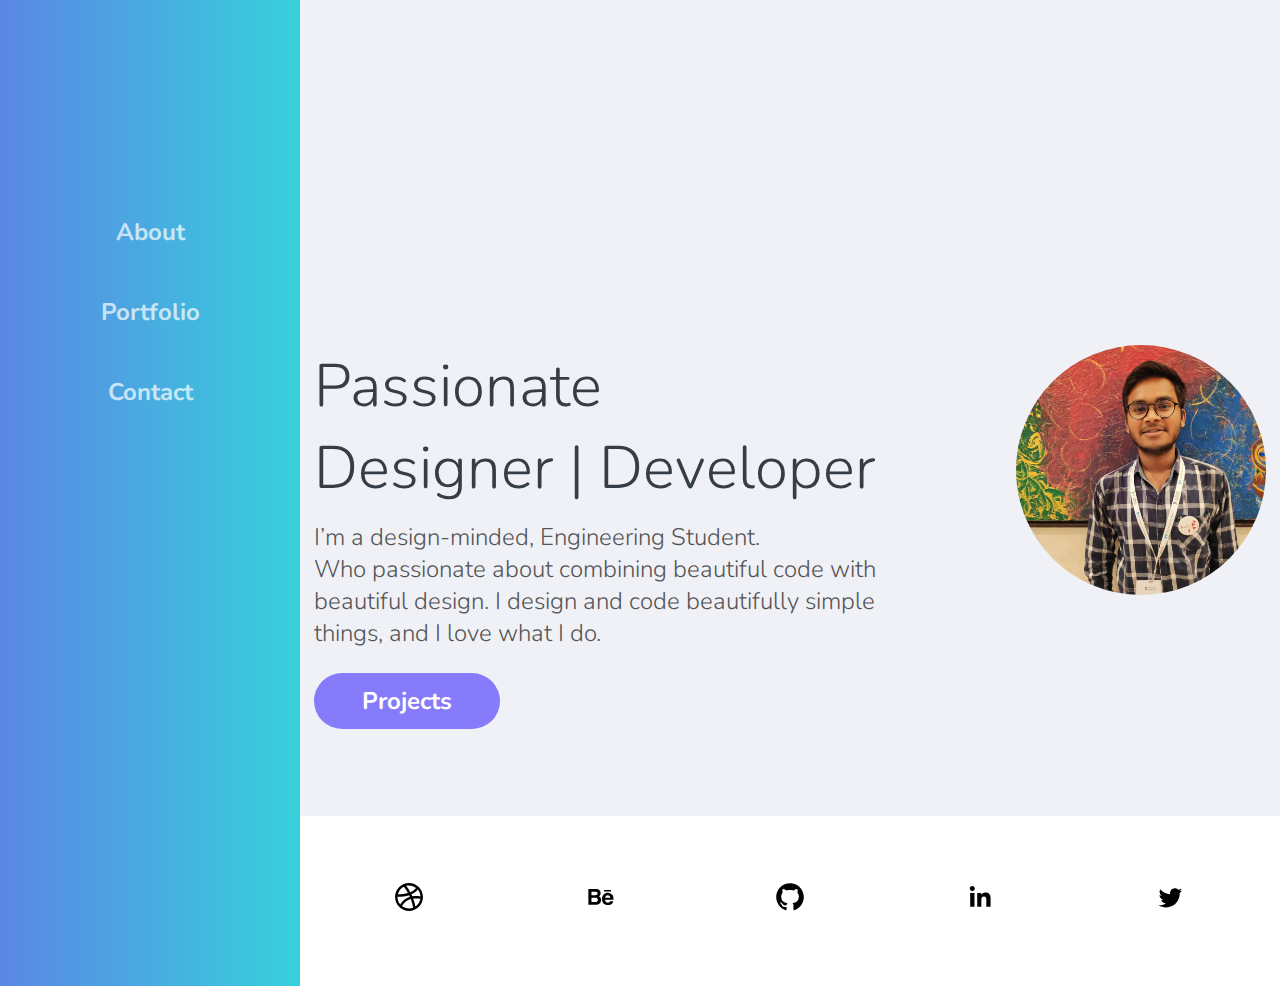
<file: index.html>
<html lang="en">
<head>
    <title>Bhanu Kushwah | Portfolio</title>
    <meta name="viewport" content="width=device-width, initial-scale=1">
    <link rel="stylesheet" href="css/style.css" type="text/css">
</head>
<body>
    <div class="container">
        <div class="sidebar">
            <nav>
                <ul>
                    <li><a href="#">About</a></li>
                    <li><a href="#">Portfolio</a></li>
                    <li><a href="#">Contact</a></li>
                </ul>
            </nav>
        </div>
        <div class="content">
            <section class="hero">
                <img src="img/Avatar.jpg" alt="Bhanu Kushwah">
                <div class="hero-content">
                    <h1>Passionate<br>Designer | Developer</h1>
                    <p>I’m a design-minded, Engineering Student.<br> Who passionate about combining beautiful code with beautiful design. I design and code beautifully simple things, and I love what I do. </p>
                    <a href="https://github.com/bhanukushwah" target="_blank" class="action-btn">Projects</a>
                </div>
            </section>
        </div>
        <div class="footer">
            <footer>
                <ul>
                    <li><a href="https://dribbble.com/bhanukushwah" target="_blank"><svg viewbox="0 0 512 512">
                            <path id="dribbble" d="M256 68.4C152.4 68.4 68.4 152.4 68.4 256c0 103.6 84 187.6 187.6 187.6S443.6 359.6 443.6 256C443.6 152.4 359.6 68.4 256 68.4zM410.6 247.3c-40.3-6.6-77.3-7-111-1.1 -3.8-8.8-7.8-17.6-12-26.3 36.1-15.6 65.1-36.9 86.7-63.8C395.4 181 408.6 212.6 410.6 247.3zM350.5 133.4c-18.8 24.3-44.8 43.5-78 57.5 -15.9-29.1-34-57.5-54.5-85 12.2-3.1 24.9-4.9 38-4.9C291.6 101 324.3 113.2 350.5 133.4zM186.1 117.9c20.8 27.2 39.3 55.3 55.3 84.1 -38 11.2-83.4 16.9-135.8 17.3C116.4 175 146.3 138.1 186.1 117.9zM101 256c0-1.3 0.2-2.7 0.2-4 60.2-0.1 112.1-7 155.6-20.7 3.6 7.4 7.1 14.9 10.5 22.4 -52.8 16.5-96.4 50.4-130.3 101.3C114.5 328.2 101 293.6 101 256zM160.9 378.1c30.8-48.3 70.1-79.7 118.8-94.2 14.5 37.8 25.2 76.8 31.9 116.6 -17.3 6.7-36 10.5-55.6 10.5C220.1 411 187.2 398.6 160.9 378.1zM342 384.8c-6.9-36.8-16.9-72.8-30-107.8 29.3-4.1 61.6-3.1 96.9 3.1C402.1 323.6 377.2 361.3 342 384.8z"></path>
                          </svg></a></li>
                    <li><a href="https://www.behance.net/bhanukushwfe49" target="_blank"><svg viewbox="0 0 512 512">
                            <path id="behance" d="M254.8 171.8c6.4 8.9 9.6 19.6 9.6 32 0 12.8-3.2 23.1-9.7 30.9 -3.6 4.4-9 8.4-16 12 10.7 3.9 18.8 10.1 24.2 18.5 5.5 8.4 8.2 18.7 8.2 30.7 0 12.4-3.1 23.6-9.3 33.5 -4 6.6-8.9 12.1-14.9 16.5 -6.7 5.1-14.6 8.6-23.7 10.5 -9.1 1.9-19 2.8-29.6 2.8H99.1V149.5h101.4C226.1 149.8 244.2 157.3 254.8 171.8zM140.9 185.9v46.3h51c9.1 0 16.5-1.7 22.2-5.2 5.7-3.5 8.5-9.6 8.5-18.4 0-9.8-3.8-16.2-11.3-19.4 -6.5-2.2-14.7-3.3-24.8-3.3H140.9zM140.9 266.9v55.9h50.9c9.1 0 16.2-1.2 21.2-3.7 9.2-4.6 13.8-13.3 13.8-26.2 0-10.9-4.5-18.4-13.4-22.5 -5-2.3-12-3.5-21-3.6H140.9L140.9 266.9zM396.4 207.3c10.8 4.8 19.8 12.5 26.8 23 6.4 9.2 10.5 19.9 12.4 32.1 1.1 7.1 1.5 17.4 1.3 30.8H323.9c0.6 15.6 6 26.5 16.2 32.7 6.2 3.9 13.6 5.8 22.4 5.8 9.2 0 16.8-2.4 22.5-7.1 3.2-2.6 5.9-6.1 8.4-10.7h41.4c-1.1 9.2-6.1 18.5-15 28 -13.9 15.1-33.4 22.6-58.4 22.6 -20.6 0-38.9-6.4-54.6-19.1 -15.8-12.7-23.7-33.4-23.7-62.1 0-26.9 7.1-47.5 21.4-61.8 14.2-14.3 32.7-21.5 55.5-21.5C373.4 200 385.6 202.4 396.4 207.3zM335.7 242.3c-5.7 5.9-9.3 13.9-10.8 24h69.9c-0.7-10.8-4.3-18.9-10.8-24.5 -6.5-5.6-14.5-8.4-24.1-8.4C349.5 233.4 341.4 236.4 335.7 242.3zM402.8 161.5h-91.2V182.7h91.2V161.5z"></path>
                          </svg></a></li>
                    <li><a href="https://github.com/bhanukushwah" target="_blank"><svg viewbox="0 0 512 512">
                            <path id="github" d="M256 70.7c-102.6 0-185.9 83.2-185.9 185.9 0 82.1 53.3 151.8 127.1 176.4 9.3 1.7 12.3-4 12.3-8.9V389.4c-51.7 11.3-62.5-21.9-62.5-21.9 -8.4-21.5-20.6-27.2-20.6-27.2 -16.9-11.5 1.3-11.3 1.3-11.3 18.7 1.3 28.5 19.2 28.5 19.2 16.6 28.4 43.5 20.2 54.1 15.4 1.7-12 6.5-20.2 11.8-24.9 -41.3-4.7-84.7-20.6-84.7-91.9 0-20.3 7.3-36.9 19.2-49.9 -1.9-4.7-8.3-23.6 1.8-49.2 0 0 15.6-5 51.1 19.1 14.8-4.1 30.7-6.2 46.5-6.3 15.8 0.1 31.7 2.1 46.6 6.3 35.5-24 51.1-19.1 51.1-19.1 10.1 25.6 3.8 44.5 1.8 49.2 11.9 13 19.1 29.6 19.1 49.9 0 71.4-43.5 87.1-84.9 91.7 6.7 5.8 12.8 17.1 12.8 34.4 0 24.9 0 44.9 0 51 0 4.9 3 10.7 12.4 8.9 73.8-24.6 127-94.3 127-176.4C441.9 153.9 358.6 70.7 256 70.7z"></path>
                          </svg></a></li>
                    <li><a href="https://www.linkedin.com/in/bhanu-kushwah/" target="_blank"><svg viewbox="0 0 512 512">
                            <path id="linkedin" d="M186.4 142.4c0 19-15.3 34.5-34.2 34.5 -18.9 0-34.2-15.4-34.2-34.5 0-19 15.3-34.5 34.2-34.5C171.1 107.9 186.4 123.4 186.4 142.4zM181.4 201.3h-57.8V388.1h57.8V201.3zM273.8 201.3h-55.4V388.1h55.4c0 0 0-69.3 0-98 0-26.3 12.1-41.9 35.2-41.9 21.3 0 31.5 15 31.5 41.9 0 26.9 0 98 0 98h57.5c0 0 0-68.2 0-118.3 0-50-28.3-74.2-68-74.2 -39.6 0-56.3 30.9-56.3 30.9v-25.2H273.8z"></path>
                          </svg></a></li>
                    <li><a  href="https://twitter.com/ImBhanuKushwah" target="_blank"><svg viewbox="0 0 512 512">
                            <path id="twitter" d="M419.6 168.6c-11.7 5.2-24.2 8.7-37.4 10.2 13.4-8.1 23.8-20.8 28.6-36 -12.6 7.5-26.5 12.9-41.3 15.8 -11.9-12.6-28.8-20.6-47.5-20.6 -42 0-72.9 39.2-63.4 79.9 -54.1-2.7-102.1-28.6-134.2-68 -17 29.2-8.8 67.5 20.1 86.9 -10.7-0.3-20.7-3.3-29.5-8.1 -0.7 30.2 20.9 58.4 52.2 64.6 -9.2 2.5-19.2 3.1-29.4 1.1 8.3 25.9 32.3 44.7 60.8 45.2 -27.4 21.4-61.8 31-96.4 27 28.8 18.5 63 29.2 99.8 29.2 120.8 0 189.1-102.1 185-193.6C399.9 193.1 410.9 181.7 419.6 168.6z"></path>
                          </svg></a></li>
                </ul>
            </footer>
        </div>
    </div>
</body>
</html>
</file>
<file: css/style.css>
@import url('https://fonts.googleapis.com/css?family=Nunito:300,400,700');
*{
    margin: 0;
    padding: 0;
}
body{
    font-family: 'Nunito', sans-serif;
    background:#eff1f7;
}
.content{
    grid-area: content;
}
.sidebar{
    grid-area: sidebar;
    background: #36D1DC;  /* fallback for old browsers */
    background: -webkit-linear-gradient(to right, #5B86E5, #36D1DC);  /* Chrome 10-25, Safari 5.1-6 */
    background: linear-gradient(to right, #5B86E5, #36D1DC); /* W3C, IE 10+/ Edge, Firefox 16+, Chrome 26+, Opera 12+, Safari 7+ */
    justify-content: center;
}
.footer{
    grid-area: footer;
    background:white;
}
.container{
    font-size:1.5em;
    width:100%;
    height: 100vh;
    display: grid;
    grid-template-areas: 
    "sidebar"
    "content"
    "footer";
    grid-template-columns: 1fr;
    grid-template-rows: 130px 800px 250px;
    align-items: center;
}
.content, .sidebar, .footer {
    padding:.6em;
}
nav ul {
    margin: 0%;
    padding: 0%;
    display: flex;
    justify-content: space-between;
    text-align: center;
}
nav li{
    list-style: none;
    padding: 1em 0;
}
nav li a{
    color: white;
    font-weight: 700;
    opacity: 0.7;
    text-decoration: none;
    transition: 0.3s;
}
nav li a:hover{
    opacity: 1;
}
.hero{
    max-width: 960px;
    margin: 0 auto;
    text-align: center;
}
.hero img{
    border-radius: 50%;
    width: 200px;
}
.hero h1{
    padding: .5em;
    font-size: 1.3em;
    font-weight: 300;
    color: #373d46;
}
.hero p{
    font-size: 1em;
    font-weight: 300;
    text-decoration: none;
    color: #555555;
}
.action-btn{
    display: inline-block;
    text-decoration: none;
    color: white;
    font-weight: 700;
    background: #867bfb;
    padding: 0.5em 2em;
    border-radius: 48px;
    margin: 1em 0;
    transition: 0.3s;
}
.action-btn:hover{
    box-shadow: 0 10px 50px rgba(188, 197, 216, 1);
}
footer ul{
    max-width: 640px;
    margin: 2em auto;
    padding: 0;
    text-align: center;
    display: flex;
    flex-direction: row;
}
footer ul li {
    list-style: none;
    align-self: flex-end;
    color: #cac6ce;
}
svg{
    width:50%;
}







@media(min-width:1040px){
     .container{
         grid-template-areas:
         "sidebar content"
         "sidebar footer";
         grid-template-columns: 300px 1fr;
         grid-template-rows: 1fr auto;
         align-items: flex-end; 
     }
     .action-btn :hover{
        box-shadow: 0 10px 50px rgba(188, 197, 216, 1);
    }
     nav ul{
         display: flex;
         margin-top: 5em;
         justify-content:space-between;
         flex-direction: column;
     }
     nav li a {
        color: white;
        font-weight: 700;
        opacity: 0.7;
        text-decoration: none;
        transition: 0.3s;
    }
     nav li a:hover {
         opacity: 1;
     }
     .sidebar{
         height: 100vh;
         padding-top: 3em;
     }
     .hero{
         text-align: left;
         margin: 2em auto;
     }
     .hero img{
         width:250px;
         float: right;
     }
     .hero h1{
         padding: 0 0 .2em 0;
         margin : 0;
         font-size:2.5em;
     }
     .hero p {
         width:60%;
     }
     footer ul {
         max-width:960px;
         margin:0 auto;
         padding:2em 0;
     }
     svg{
         width: 20%;
     }
}
</file>
